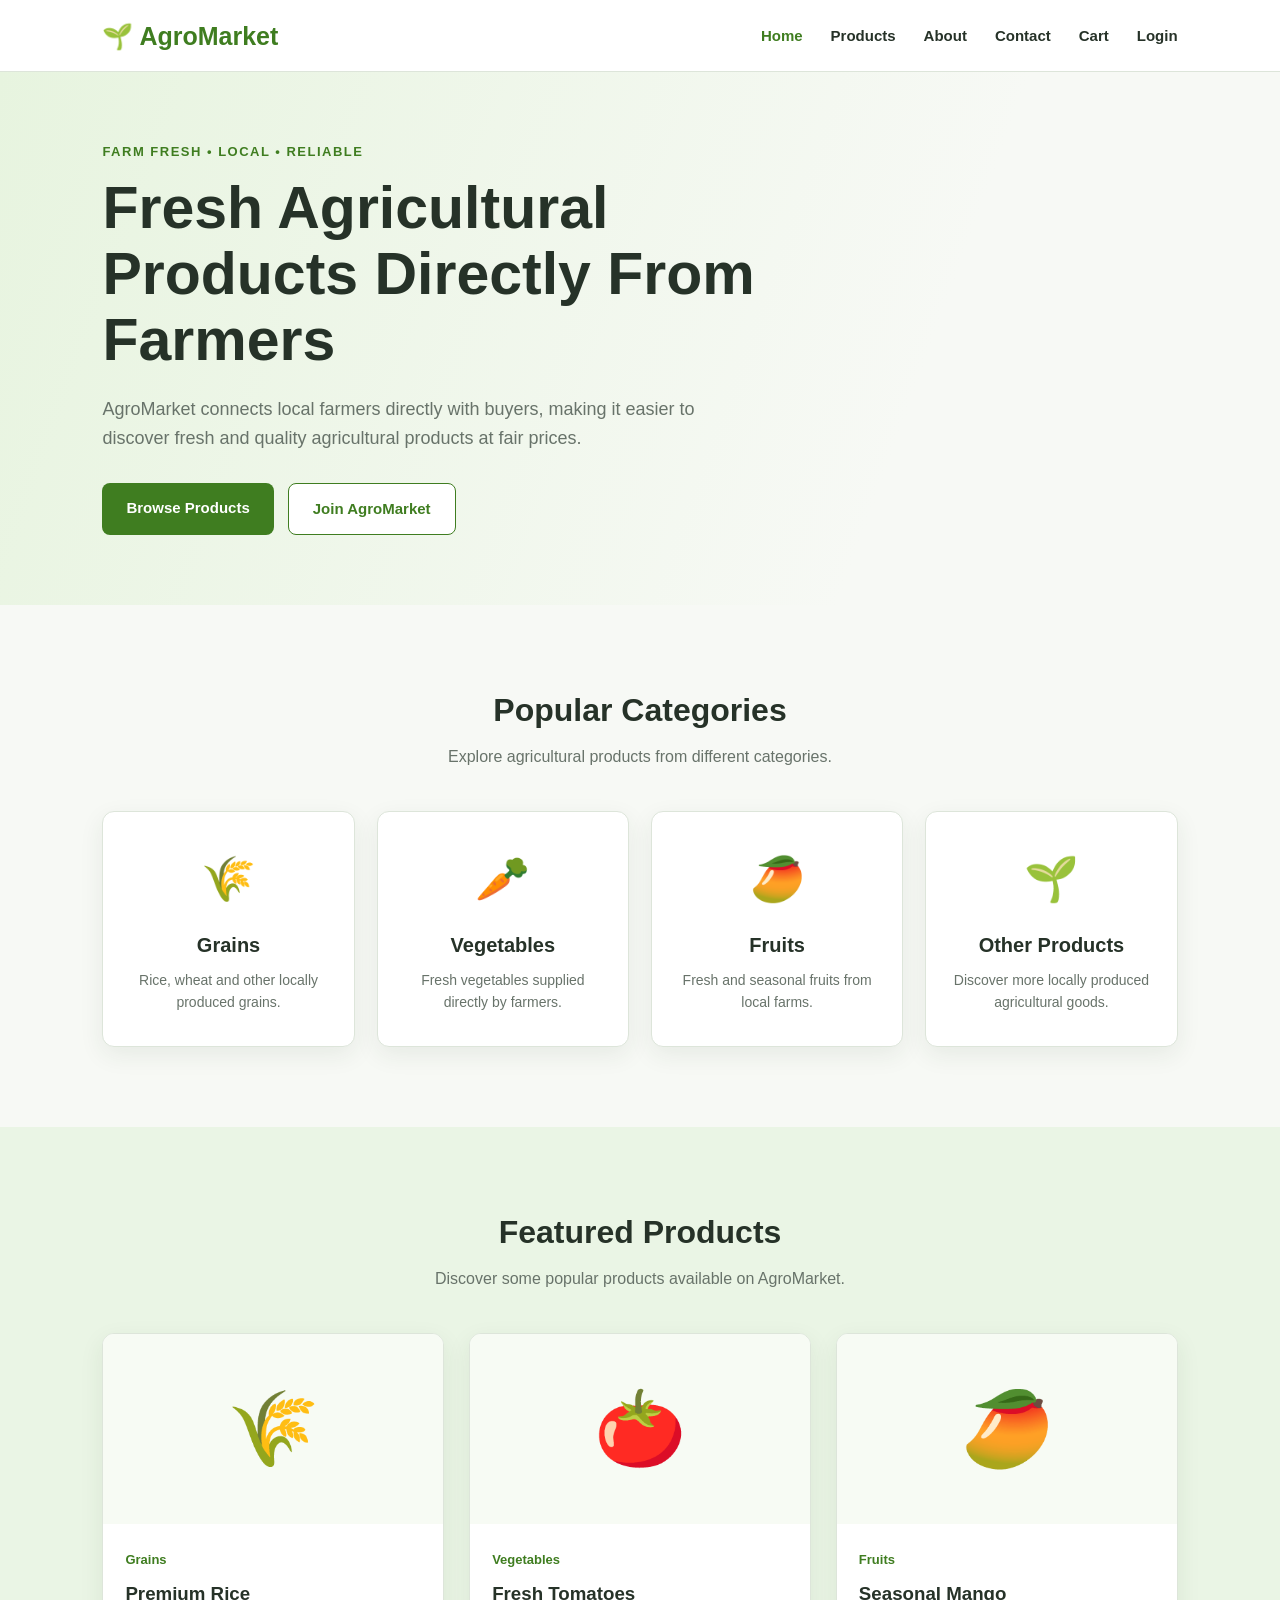
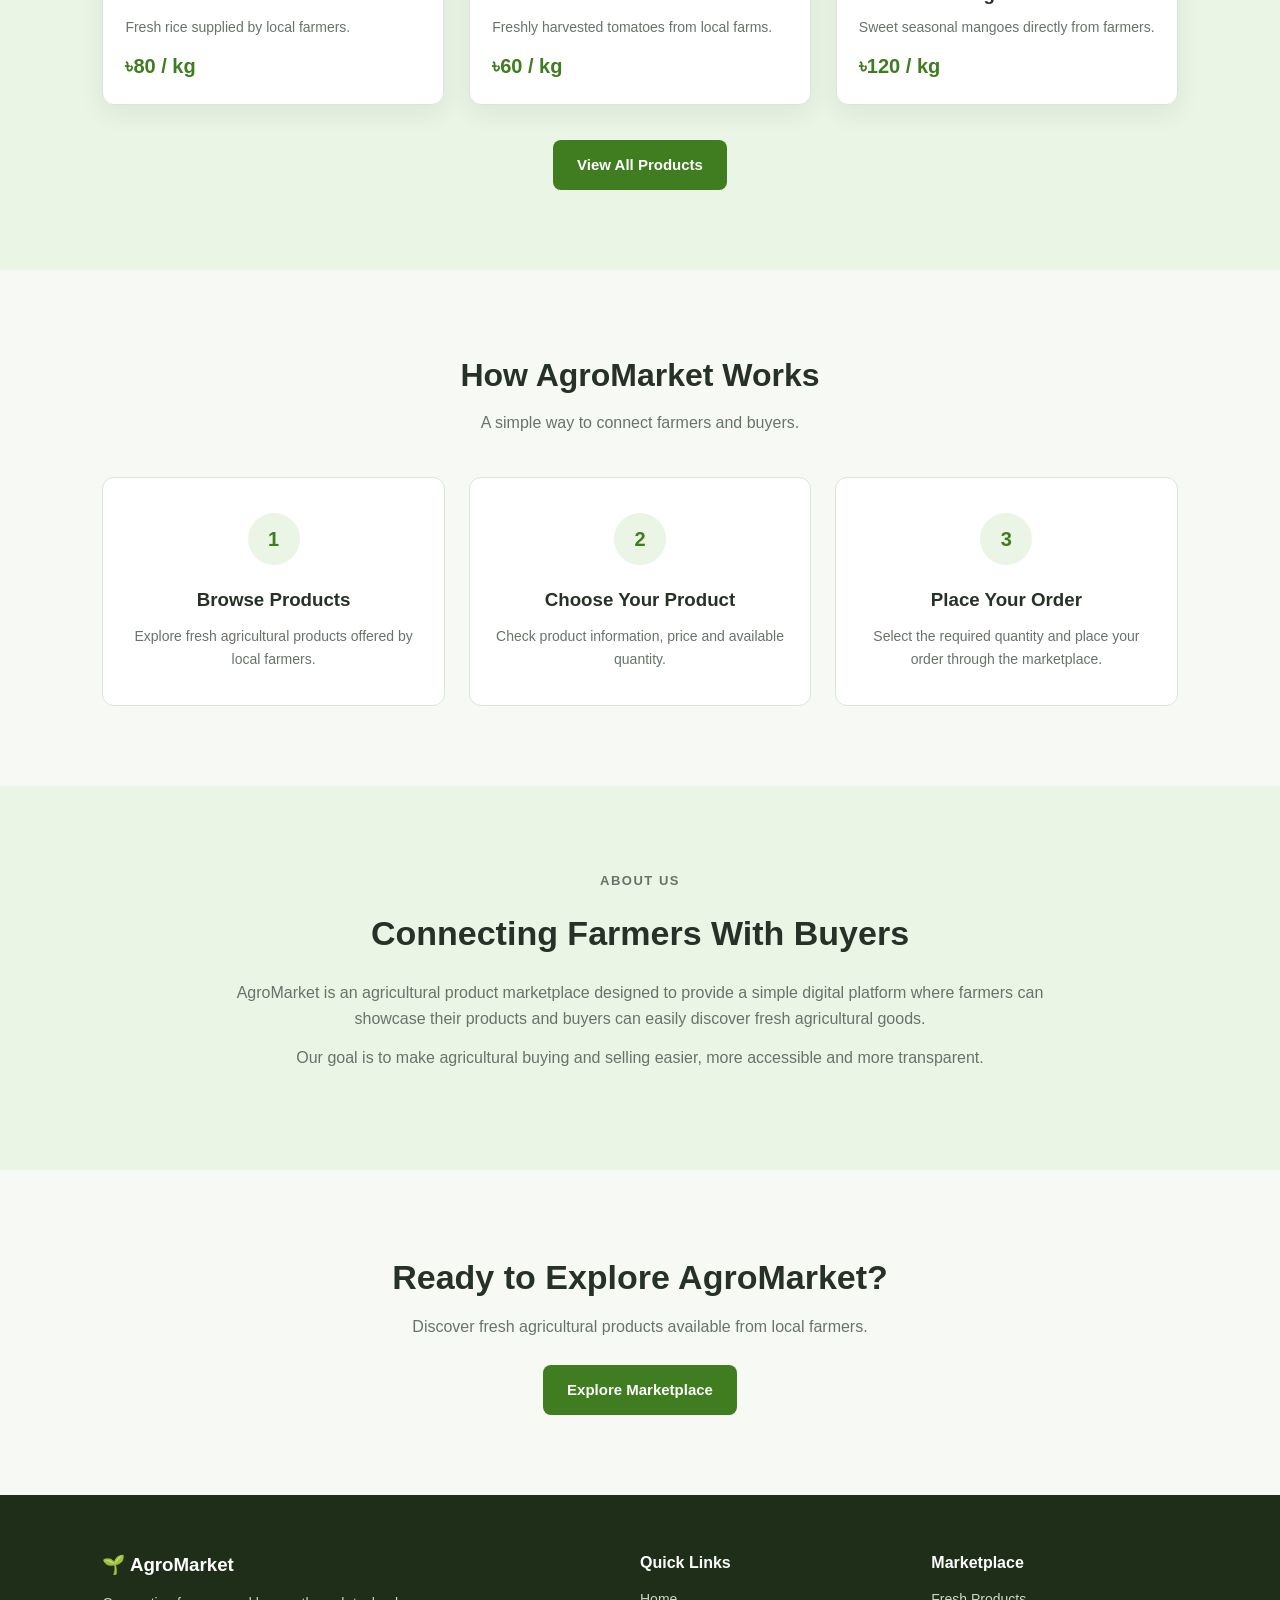
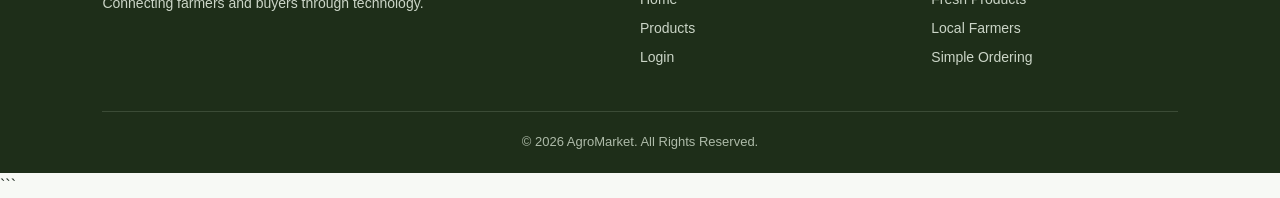
<file: frontend/index.html>
<!DOCTYPE html>

<html lang="en">

<head>
    <meta charset="UTF-8">
    <meta name="viewport" content="width=device-width, initial-scale=1.0">


<title>AgroMarket | Agricultural Product Marketplace</title>

<link rel="stylesheet" href="style.css">


</head>

<body>


<header>
    <nav class="navbar">

        <a href="index.html" class="logo">
            🌱 AgroMarket
        </a>

        <div class="nav-links">
            <a href="index.html" class="active">Home</a>
            <a href="products.html">Products</a>
            <a href="#about">About</a>
            <a href="#contact">Contact</a>
            <a href="cart.html">Cart</a>
            <a href="login.html">Login</a>
        </div>

    </nav>
</header>



<main>

    <section class="hero">

        <div class="hero-content">

            <p class="hero-label">
                FARM FRESH • LOCAL • RELIABLE
            </p>

            <h1>
                Fresh Agricultural Products
                Directly From Farmers
            </h1>

            <p class="hero-description">
                AgroMarket connects local farmers directly with buyers,
                making it easier to discover fresh and quality agricultural
                products at fair prices.
            </p>

            <div class="hero-buttons">

                <a href="products.html" class="btn">
                    Browse Products
                </a>

                <a href="register.html" class="btn btn-secondary">
                    Join AgroMarket
                </a>

            </div>

        </div>

    </section>


   
    <section class="categories">

        <div class="section-heading">
            <h2>Popular Categories</h2>

            <p>
                Explore agricultural products from different categories.
            </p>
        </div>


        <div class="category-container">

            <a href="products.html?category=Grains"
               class="category-card">

                <span class="category-icon">🌾</span>

                <h3>Grains</h3>

                <p>
                    Rice, wheat and other locally produced grains.
                </p>

            </a>


            <a href="products.html?category=Vegetables"
               class="category-card">

                <span class="category-icon">🥕</span>

                <h3>Vegetables</h3>

                <p>
                    Fresh vegetables supplied directly by farmers.
                </p>

            </a>


            <a href="products.html?category=Fruits"
               class="category-card">

                <span class="category-icon">🥭</span>

                <h3>Fruits</h3>

                <p>
                    Fresh and seasonal fruits from local farms.
                </p>

            </a>


            <a href="products.html?category=Other"
               class="category-card">

                <span class="category-icon">🌱</span>

                <h3>Other Products</h3>

                <p>
                    Discover more locally produced agricultural goods.
                </p>

            </a>

        </div>

    </section>


    
    <section class="featured-products">

        <div class="section-heading">

            <h2>Featured Products</h2>

            <p>
                Discover some popular products available on AgroMarket.
            </p>

        </div>


        <div class="featured-product-container">

            <article class="featured-product-card">

                <div class="featured-product-image">
                    🌾
                </div>

                <div class="featured-product-info">

                    <span class="product-category">
                        Grains
                    </span>

                    <h3>Premium Rice</h3>

                    <p>
                        Fresh rice supplied by local farmers.
                    </p>

                    <strong class="featured-price">
                        ৳80 / kg
                    </strong>

                </div>

            </article>


            <article class="featured-product-card">

                <div class="featured-product-image">
                    🍅
                </div>

                <div class="featured-product-info">

                    <span class="product-category">
                        Vegetables
                    </span>

                    <h3>Fresh Tomatoes</h3>

                    <p>
                        Freshly harvested tomatoes from local farms.
                    </p>

                    <strong class="featured-price">
                        ৳60 / kg
                    </strong>

                </div>

            </article>


            <article class="featured-product-card">

                <div class="featured-product-image">
                    🥭
                </div>

                <div class="featured-product-info">

                    <span class="product-category">
                        Fruits
                    </span>

                    <h3>Seasonal Mango</h3>

                    <p>
                        Sweet seasonal mangoes directly from farmers.
                    </p>

                    <strong class="featured-price">
                        ৳120 / kg
                    </strong>

                </div>

            </article>

        </div>


        <div class="center-button">

            <a href="products.html" class="btn">
                View All Products
            </a>

        </div>

    </section>


  
    <section class="how-it-works">

        <div class="section-heading">

            <h2>How AgroMarket Works</h2>

            <p>
                A simple way to connect farmers and buyers.
            </p>

        </div>


        <div class="steps-container">

            <article class="step-card">

                <div class="step-number">1</div>

                <h3>Browse Products</h3>

                <p>
                    Explore fresh agricultural products offered by
                    local farmers.
                </p>

            </article>


            <article class="step-card">

                <div class="step-number">2</div>

                <h3>Choose Your Product</h3>

                <p>
                    Check product information, price and available
                    quantity.
                </p>

            </article>


            <article class="step-card">

                <div class="step-number">3</div>

                <h3>Place Your Order</h3>

                <p>
                    Select the required quantity and place your order
                    through the marketplace.
                </p>

            </article>

        </div>

    </section>


    <section class="about-section" id="about">

        <div class="about-content">

            <p class="section-label">
                ABOUT US
            </p>

            <h2>
                Connecting Farmers With Buyers
            </h2>

            <p>
                AgroMarket is an agricultural product marketplace
                designed to provide a simple digital platform where
                farmers can showcase their products and buyers can
                easily discover fresh agricultural goods.
            </p>

            <p>
                Our goal is to make agricultural buying and selling
                easier, more accessible and more transparent.
            </p>

        </div>

    </section>


    <section class="cta-section">

        <h2>Ready to Explore AgroMarket?</h2>

        <p>
            Discover fresh agricultural products available from
            local farmers.
        </p>

        <a href="products.html" class="btn">
            Explore Marketplace
        </a>

    </section>

</main>



<footer id="contact">

    <div class="footer-content">

        <div>
            <h3>🌱 AgroMarket</h3>

            <p>
                Connecting farmers and buyers through technology.
            </p>
        </div>


        <div>
            <h4>Quick Links</h4>

            <a href="index.html">Home</a>
            <a href="products.html">Products</a>
            <a href="login.html">Login</a>
        </div>


        <div>
            <h4>Marketplace</h4>

            <p>Fresh Products</p>
            <p>Local Farmers</p>
            <p>Simple Ordering</p>
        </div>

    </div>


    <div class="footer-bottom">

        <p>
            © 2026 AgroMarket. All Rights Reserved.
        </p>

    </div>

</footer>


<script src="script.js"></script>
```

</body>

</html>
</file>
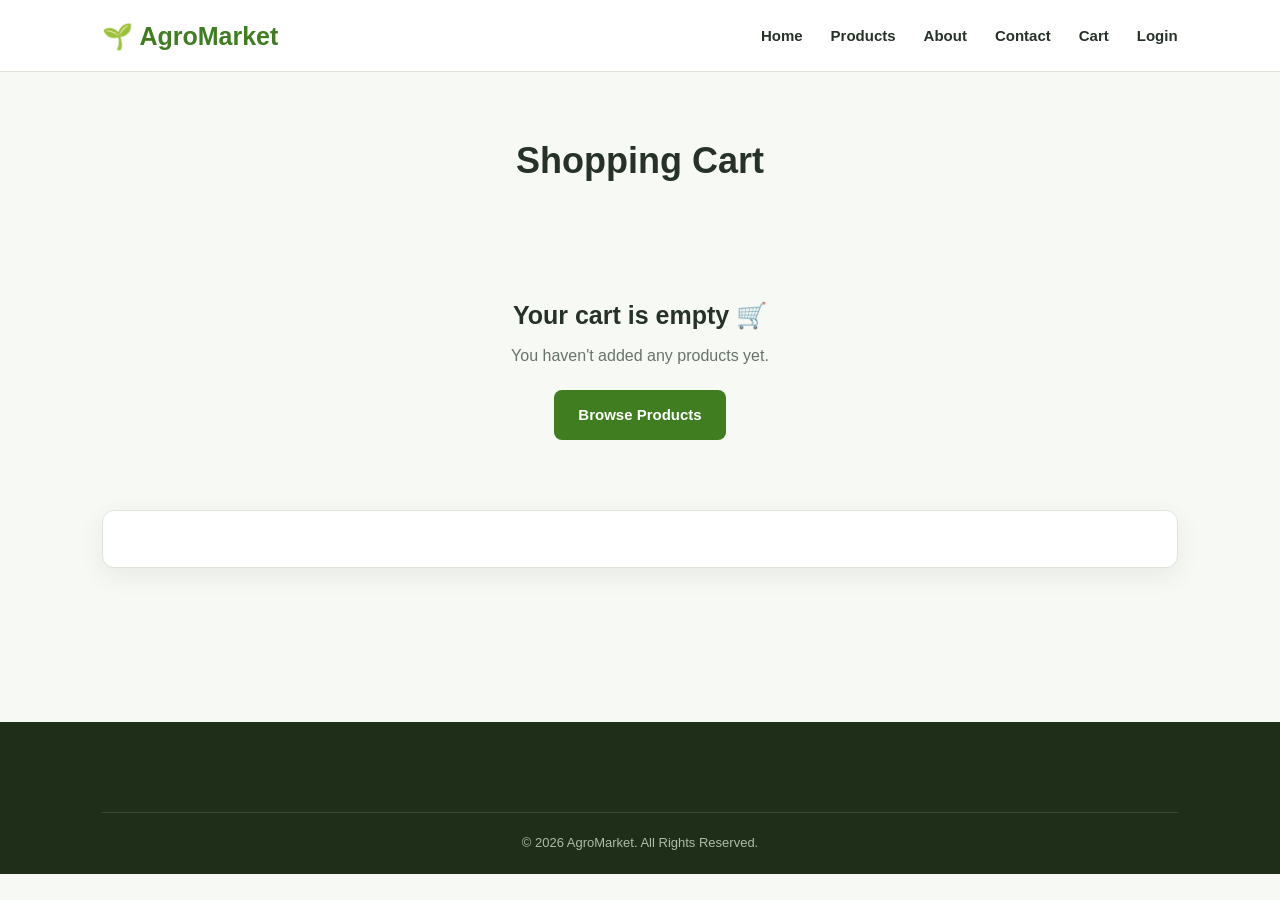
<file: frontend/cart.html>
<!DOCTYPE html>
<html lang="en">

<head>
    <meta charset="UTF-8">
    <meta name="viewport" content="width=device-width, initial-scale=1.0">

    <title>Shopping Cart | AgroMarket</title>

    <link rel="stylesheet" href="style.css">
</head>

<body>

    <header>

        <nav class="navbar">

            <a href="index.html" class="logo">
               🌱 AgroMarket
            </a>

            <div class="nav-links">

                <a href="index.html">
                    Home
                </a>

                <a href="products.html">
                    Products
                </a>

                <a href="about.html">
                    About
                </a>

                <a href="contact.html">
                    Contact
                </a>
                
                <a href="cart.html">
                    Cart
                </a>

                <a href="login.html">
                    Login
                </a>

            </div>

        </nav>

    </header>


    <main class="cart-section">

        <div class="cart-container">

            <h1>Shopping Cart</h1>

            <div id="cartItems">

                <!-- Cart items will be displayed by JavaScript -->

            </div>


            <div id="cartSummary" class="cart-summary">

                <!-- Cart summary will be displayed by JavaScript -->

            </div>

        </div>

    </main>


    <footer>

        <div class="footer-bottom">

            <p>
                © 2026 AgroMarket. All Rights Reserved.
            </p>

        </div>

    </footer>


    <script src="script.js"></script>

</body>

</html>
</file>
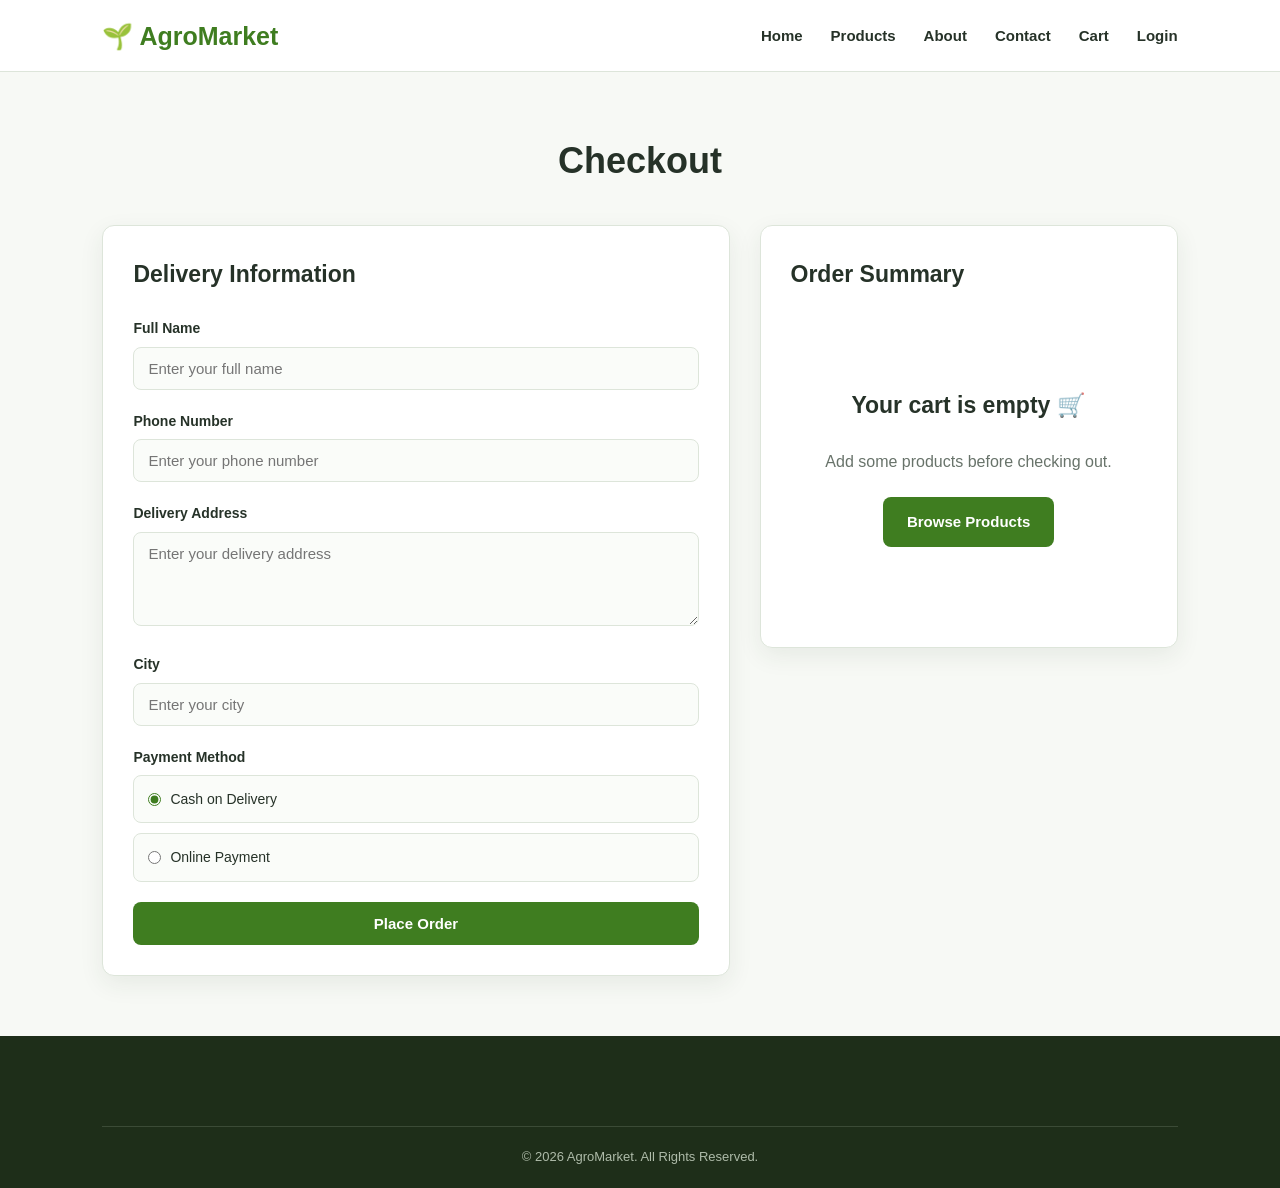
<file: frontend/checkout.html>
<!DOCTYPE html>
<html lang="en">

<head>
    <meta charset="UTF-8">
    <meta name="viewport" content="width=device-width, initial-scale=1.0">

    <title>Checkout | AgroMarket</title>

    <link rel="stylesheet" href="style.css">
</head>

<body>

    <header>

        <nav class="navbar">

            <a href="index.html" class="logo">
               🌱 AgroMarket
            </a>

            <div class="nav-links">

                <a href="index.html">
                    Home
                </a>

                <a href="products.html">
                    Products
                </a>

                <a href="about.html">
                    About
                </a>

                <a href="contact.html">
                    Contact
                </a>

                <a href="cart.html">
                    Cart
                </a>

                <a href="login.html">
                    Login
                </a>

            </div>

        </nav>

    </header>


    <main class="checkout-section">

        <div class="checkout-container">

            <h1>Checkout</h1>


            <div class="checkout-content">

                <!-- Delivery Information -->

                <div class="checkout-form">

                    <h2>Delivery Information</h2>

                    <form id="checkoutForm">

                        <div class="form-group">

                            <label for="customerName">
                                Full Name
                            </label>

                            <input
                                type="text"
                                id="customerName"
                                placeholder="Enter your full name"
                                required
                            >

                        </div>


                        <div class="form-group">

                            <label for="phone">
                                Phone Number
                            </label>

                            <input
                                type="tel"
                                id="phone"
                                placeholder="Enter your phone number"
                                required
                            >

                        </div>


                        <div class="form-group">

                            <label for="address">
                                Delivery Address
                            </label>

                            <textarea
                                id="address"
                                rows="4"
                                placeholder="Enter your delivery address"
                                required
                            ></textarea>

                        </div>


                        <div class="form-group">

                            <label for="city">
                                City
                            </label>

                            <input
                                type="text"
                                id="city"
                                placeholder="Enter your city"
                                required
                            >

                        </div>


                        <div class="form-group">

                            <label>
                                Payment Method
                            </label>

                            <div class="payment-options">

                                <label>
                                    <input
                                        type="radio"
                                        name="payment"
                                        value="Cash on Delivery"
                                        checked
                                    >
                                    Cash on Delivery
                                </label>

                                <label>
                                    <input
                                        type="radio"
                                        name="payment"
                                        value="Online Payment"
                                    >
                                    Online Payment
                                </label>

                            </div>

                        </div>


                        <button
                            type="submit"
                            class="btn"
                        >
                            Place Order
                        </button>

                    </form>

                </div>


                <!-- Order Summary -->

                <div class="checkout-summary">

                    <h2>Order Summary</h2>

                    <div id="checkoutItems">

                        <!-- Cart items will be displayed here -->

                    </div>

                    <div id="checkoutTotal">

                        <!-- Total will be displayed here -->

                    </div>

                </div>

            </div>

        </div>

    </main>


    <footer>

        <div class="footer-bottom">

            <p>
                © 2026 AgroMarket. All Rights Reserved.
            </p>

        </div>

    </footer>


    <script src="script.js"></script>

<script>
    displayCheckout();
</script>

</body>

</html>
</file>
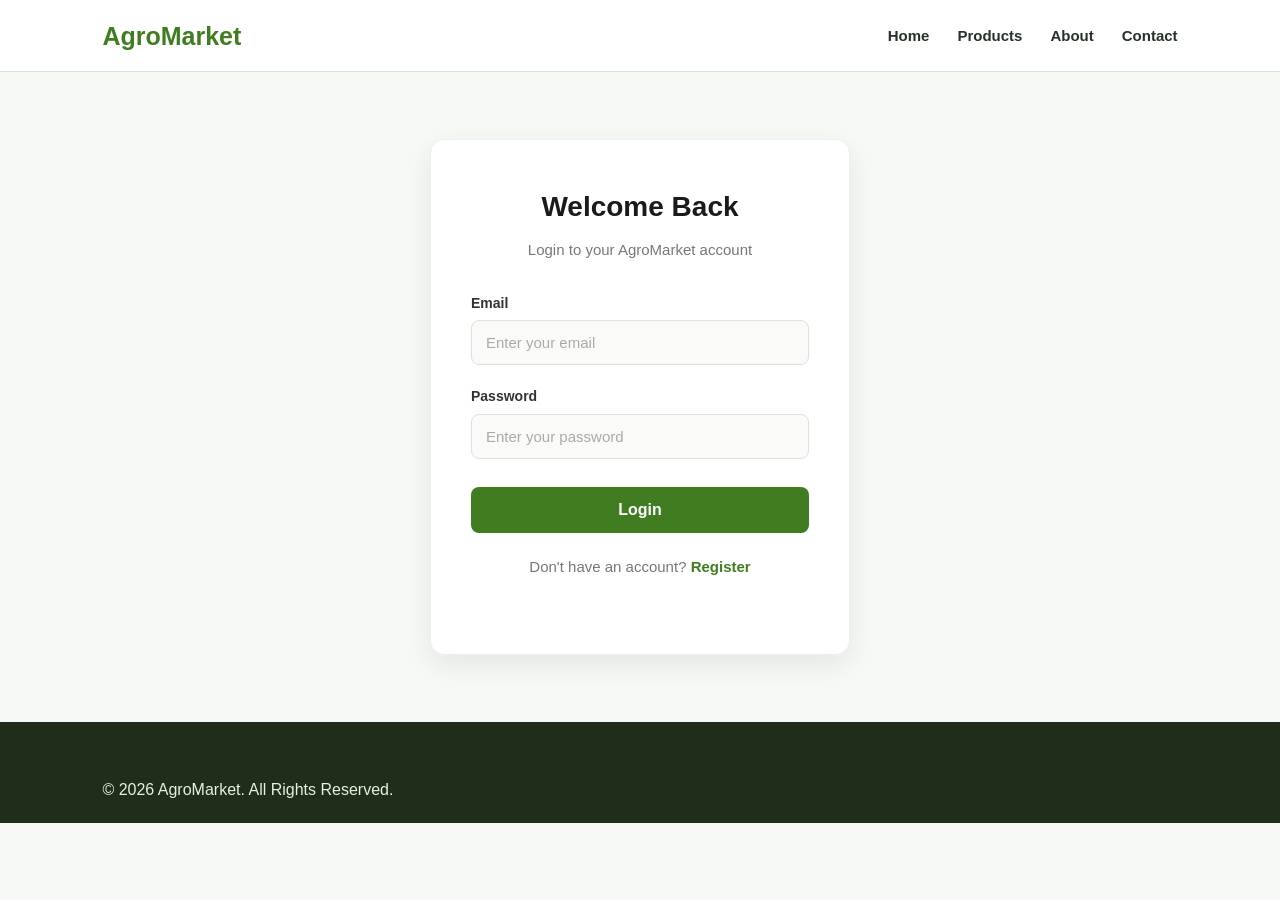
<file: frontend/dashboard.html>
<!DOCTYPE html>
<html lang="en">

<head>

    <meta charset="UTF-8">

    <meta
        name="viewport"
        content="width=device-width, initial-scale=1.0"
    >

    <title>Dashboard | AgroMarket</title>

    <link
        rel="stylesheet"
        href="style.css"
    >

</head>


<body>


    <!-- Navigation -->

    <header>

        <nav class="navbar">

            <a
                href="index.html"
                class="logo"
            >

                🌱 AgroMarket

            </a>


            <div class="nav-links">

                <a href="index.html">

                    Home

                </a>


                <a href="products.html">

                    Products

                </a>


                <a href="about.html">

                    About

                </a>


                <a href="contact.html">

                    Contact

                </a>


                <a href="cart.html">

                    Cart

                </a>


                <a
                    href="dashboard.html"
                    class="active"
                >

                    Dashboard

                </a>


                <a
                    href="#"
                    id="logoutBtn"
                    class="logout-link"
                >

                    Logout

                </a>

            </div>

        </nav>

    </header>



    <!-- Dashboard -->

    <main class="dashboard-section">


        <!-- Dashboard Header -->

        <section class="dashboard-hero">

            <div class="dashboard-welcome">

                <div>

                    <p class="dashboard-label">

                        AGROMARKET DASHBOARD

                    </p>


                    <h1 id="welcomeMessage">

                        Welcome Back!

                    </h1>


                    <p
                        id="userRole"
                        class="dashboard-subtitle"
                    >

                        Manage your AgroMarket account.

                    </p>

                </div>


                <div class="user-avatar">

                    <span id="userInitial">

                        U

                    </span>

                </div>

            </div>

        </section>



        <!-- Dashboard Content -->

        <section class="dashboard-content">


            <!-- Statistics -->

            <div class="dashboard-stats">


                <div class="stat-card">

                    <div class="stat-icon">

                        🛒

                    </div>


                    <div>

                        <p>

                            Cart Items

                        </p>


                        <h2 id="cartCount">

                            0

                        </h2>

                    </div>

                </div>



                <div class="stat-card">

                    <div class="stat-icon">

                        📦

                    </div>


                    <div>

                        <p>

                            Orders

                        </p>


                        <h2>

                            0

                        </h2>

                    </div>

                </div>



                <div class="stat-card">

                    <div class="stat-icon">

                        🌾

                    </div>


                    <div>

                        <p>

                            Products

                        </p>


                        <h2>

                            8

                        </h2>

                    </div>

                </div>



                <div class="stat-card">

                    <div class="stat-icon">

                        ⭐

                    </div>


                    <div>

                        <p>

                            Account Role

                        </p>


                        <h2
                            id="roleDisplay"
                            class="role-stat"
                        >

                            User

                        </h2>

                    </div>

                </div>


            </div>



            <!-- Dashboard Grid -->

            <div class="dashboard-grid">


                <!-- Quick Actions -->

                <section class="dashboard-panel quick-actions">

                    <div class="panel-header">

                        <div>

                            <p class="section-label">

                                QUICK ACCESS

                            </p>


                            <h2>

                                Quick Actions

                            </h2>

                        </div>

                    </div>



                    <div class="action-grid">


                        <a
                            href="products.html"
                            class="dashboard-action"
                        >

                            <span class="action-icon">

                                🛍️

                            </span>


                            <div>

                                <h3>

                                    Browse Products

                                </h3>


                                <p>

                                    Explore fresh products

                                </p>

                            </div>

                        </a>



                        <a
                            href="cart.html"
                            class="dashboard-action"
                        >

                            <span class="action-icon">

                                🛒

                            </span>


                            <div>

                                <h3>

                                    View Cart

                                </h3>


                                <p>

                                    Check your selected products

                                </p>

                            </div>

                        </a>



                        <a
                            href="index.html"
                            class="dashboard-action"
                        >

                            <span class="action-icon">

                                🌱

                            </span>


                            <div>

                                <h3>

                                    Home

                                </h3>


                                <p>

                                    Return to AgroMarket

                                </p>

                            </div>

                        </a>



                        <a
                            href="contact.html"
                            class="dashboard-action"
                        >

                            <span class="action-icon">

                                💬

                            </span>


                            <div>

                                <h3>

                                    Contact Us

                                </h3>


                                <p>

                                    Get help and support

                                </p>

                            </div>

                        </a>


                    </div>

                </section>



                <!-- Account Information -->

                <section class="dashboard-panel account-panel">


                    <p class="section-label">

                        MY ACCOUNT

                    </p>


                    <h2>

                        Account Information

                    </h2>



                    <div class="account-info">


                        <div class="account-row">

                            <span class="account-icon">

                                👤

                            </span>


                            <div>

                                <p>

                                    Full Name

                                </p>


                                <h3 id="accountName">

                                    User

                                </h3>

                            </div>

                        </div>



                        <div class="account-row">

                            <span class="account-icon">

                                ✉️

                            </span>


                            <div>

                                <p>

                                    Email Address

                                </p>


                                <h3 id="accountEmail">

                                    user@email.com

                                </h3>

                            </div>

                        </div>



                        <div class="account-row">

                            <span class="account-icon">

                                🏷️

                            </span>


                            <div>

                                <p>

                                    Account Type

                                </p>


                                <h3 id="accountRole">

                                    User

                                </h3>

                            </div>

                        </div>


                    </div>


                </section>


            </div>



            <!-- Recent Activity -->

            <section class="dashboard-panel activity-panel">


                <div class="panel-header">

                    <div>

                        <p class="section-label">

                            ACTIVITY

                        </p>


                        <h2>

                            Recent Activity

                        </h2>

                    </div>

                </div>



                <div
                    id="recentActivity"
                    class="activity-list"
                >


                    <div class="activity-item">

                        <div class="activity-icon">

                            👋

                        </div>


                        <div>

                            <h3>

                                Welcome to AgroMarket!

                            </h3>


                            <p>

                                Start exploring fresh agricultural products.

                            </p>

                        </div>

                    </div>



                    <div class="activity-item">

                        <div class="activity-icon">

                            🛍️

                        </div>


                        <div>

                            <h3>

                                Browse our marketplace

                            </h3>


                            <p>

                                Discover products directly from farmers.

                            </p>

                        </div>

                    </div>


                </div>


            </section>


        </section>


    </main>



    <!-- Footer -->

    <footer>

        <div class="footer-bottom">

            <p>

                © 2026 AgroMarket. All Rights Reserved.

            </p>

        </div>

    </footer>



    <script src="script.js"></script>


</body>

</html>
</file>
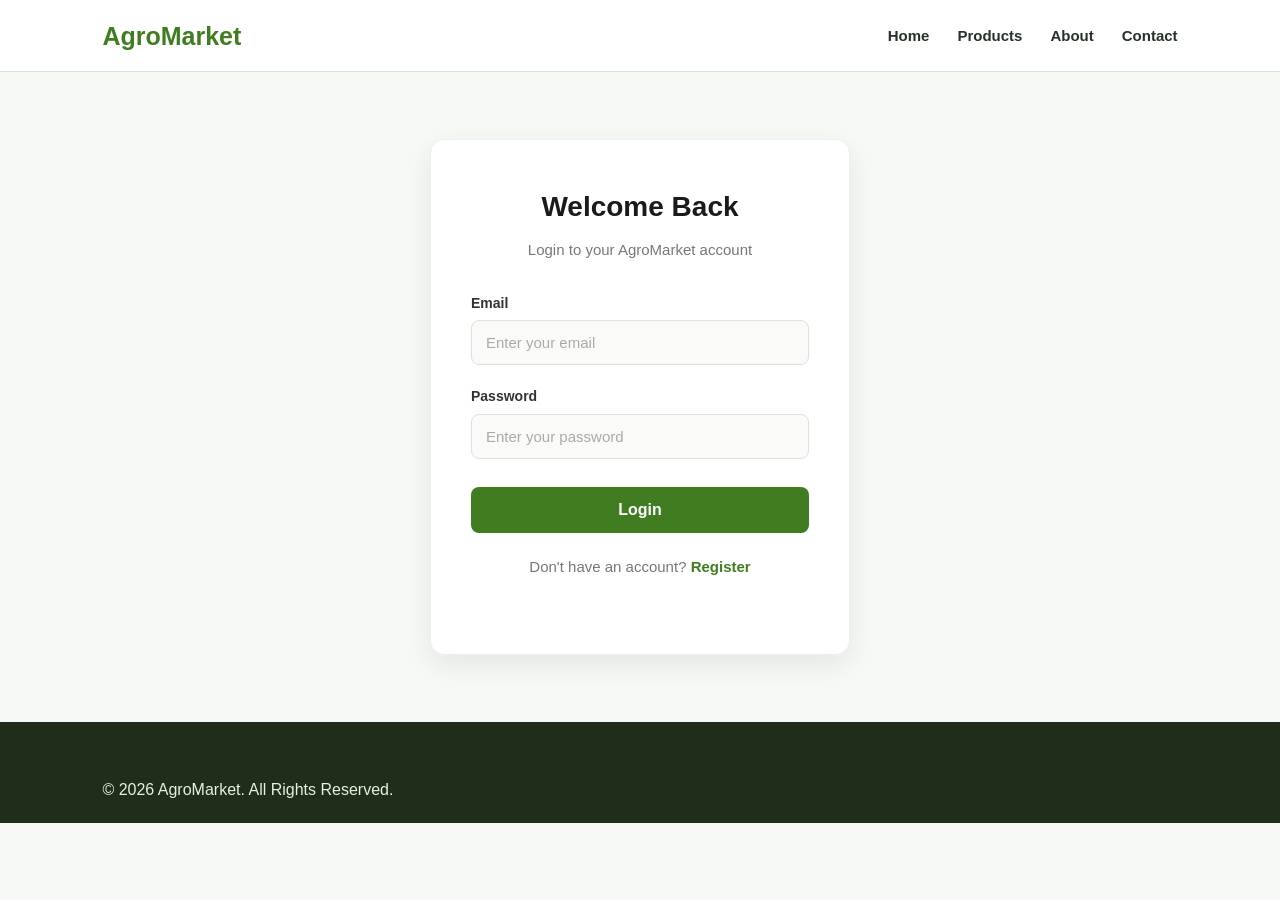
<file: frontend/login.html>
<!DOCTYPE html>
<html lang="en">
<head>
    <meta charset="UTF-8">
    <meta name="viewport" content="width=device-width, initial-scale=1.0">

    <title>Login - AgroMarket</title>

    <link rel="stylesheet" href="style.css">
</head>

<body>

    <!-- Navigation -->
    <header>
        <nav class="navbar">
            <div class="logo">
                AgroMarket
            </div>

            <div class="nav-links">
                <a href="index.html">Home</a>
                <a href="#">Products</a>
                <a href="#">About</a>
                <a href="#">Contact</a>
            </div>
        </nav>
    </header>


    <!-- Login Section -->
    <main class="auth-container">

        <div class="auth-box">

            <h1>Welcome Back</h1>

            <p>Login to your AgroMarket account</p>

            <form>

                <label for="email">Email</label>
                <input
                    type="email"
                    id="email"
                    placeholder="Enter your email"
                    required
                >

                <label for="password">Password</label>
                <input
                    type="password"
                    id="password"
                    placeholder="Enter your password"
                    required
                >

                <button type="submit">Login</button>

            </form>

            <p class="auth-link">
                Don't have an account?
                <a href="register.html">Register</a>
            </p>

        </div>

    </main>


    <!-- Footer -->
    <footer>
        <p>© 2026 AgroMarket. All Rights Reserved.</p>
    </footer>

    <script src="js/auth.js"></script>

</body>
</html>
</file>
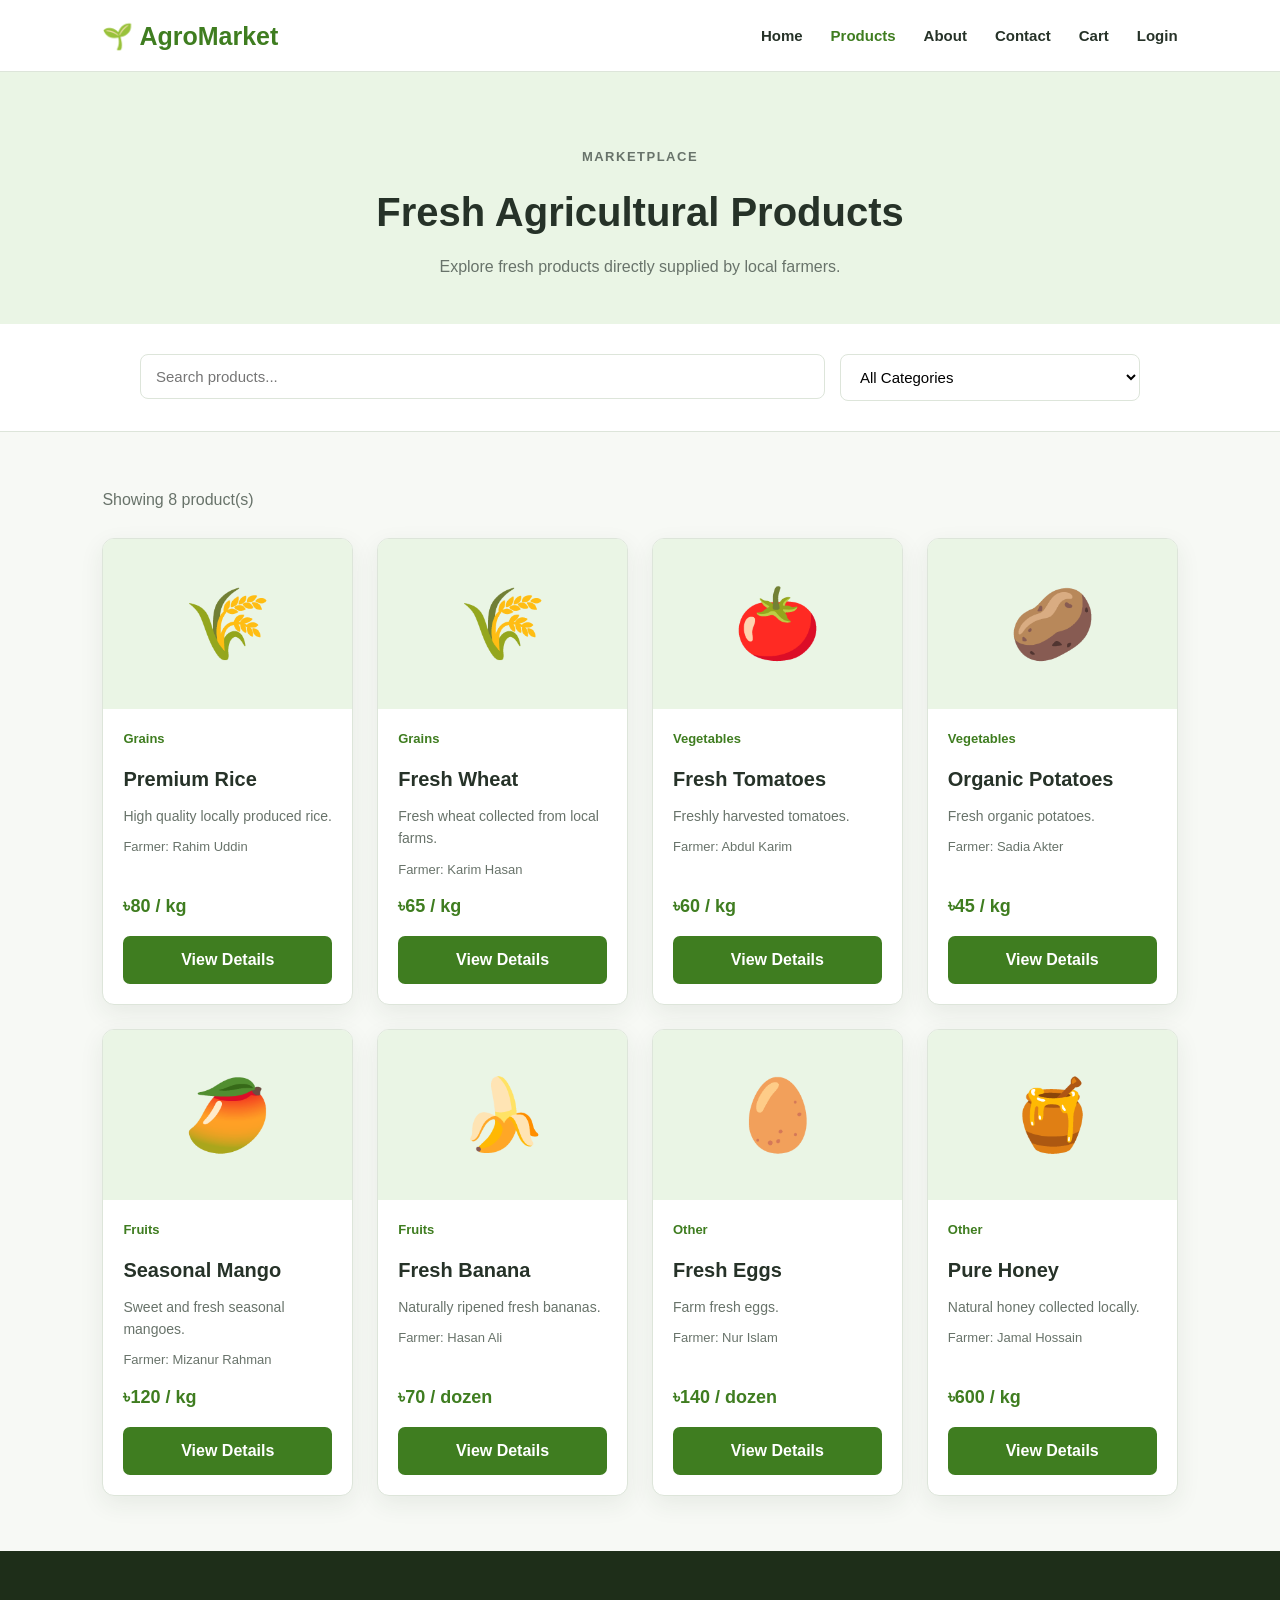
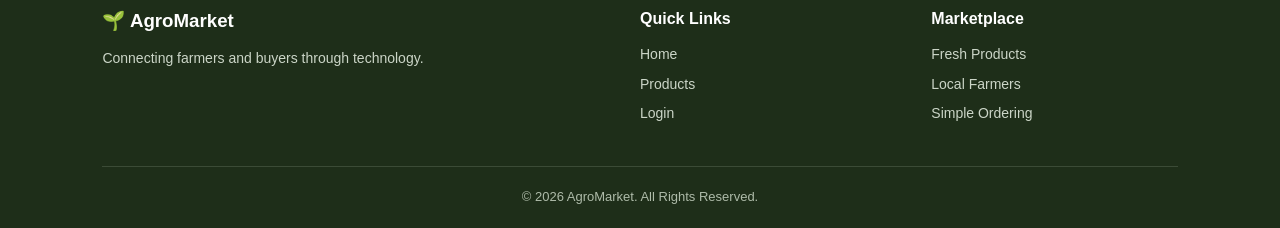
<file: frontend/products.html>
<!DOCTYPE html>

<html lang="en">

<head>
    <meta charset="UTF-8">
    <meta name="viewport" content="width=device-width, initial-scale=1.0">


<title>Products | AgroMarket</title>

<link rel="stylesheet" href="style.css">


</head>

<body>

<header>

    <nav class="navbar">

        <a href="index.html" class="logo">
            🌱 AgroMarket
        </a>

        <div class="nav-links">

            <a href="index.html">Home</a>
            <a href="products.html" class="active">Products</a>
            <a href="index.html#about">About</a>
            <a href="index.html#contact">Contact</a>
            <a href="cart.html">Cart</a>
            <a href="login.html">Login</a>

        </div>

    </nav>

</header>


<main>

    
    <section class="products-hero">

        <p class="section-label">
            MARKETPLACE
        </p>

        <h1>
            Fresh Agricultural Products
        </h1>

        <p>
            Explore fresh products directly supplied by local farmers.
        </p>

    </section>


   

    <section class="product-controls-section">

        <div class="product-controls">

            <div class="search-box">

                <input
                    type="text"
                    id="searchInput"
                    placeholder="Search products..."
                >

            </div>


            <select id="categoryFilter">

                <option value="all">
                    All Categories
                </option>

                <option value="Grains">
                    Grains
                </option>

                <option value="Vegetables">
                    Vegetables
                </option>

                <option value="Fruits">
                    Fruits
                </option>

                <option value="Other">
                    Other Products
                </option>

            </select>

        </div>

    </section>



    <section class="products-section">

        <div class="products-summary">

            <p id="productCount">
                Showing products
            </p>

        </div>


        <div
            class="product-container"
            id="productContainer"
        >

          

        </div>


        <div
            id="noProducts"
            class="no-products hidden"
        >

            <div class="no-products-icon">
                🌱
            </div>

            <h2>
                No products found
            </h2>

            <p>
                Try searching for something else.
            </p>

        </div>

    </section>

</main>




<footer>

    <div class="footer-content">

        <div>

            <h3>
                🌱 AgroMarket
            </h3>

            <p>
                Connecting farmers and buyers through technology.
            </p>

        </div>


        <div>

            <h4>
                Quick Links
            </h4>

            <a href="index.html">
                Home
            </a>

            <a href="products.html">
                Products
            </a>

            <a href="login.html">
                Login
            </a>

        </div>


        <div>

            <h4>
                Marketplace
            </h4>

            <p>
                Fresh Products
            </p>

            <p>
                Local Farmers
            </p>

            <p>
                Simple Ordering
            </p>

        </div>

    </div>


    <div class="footer-bottom">

        <p>
            © 2026 AgroMarket. All Rights Reserved.
        </p>

    </div>

</footer>


<script src="script.js"></script>

</body>

</html>
</file>
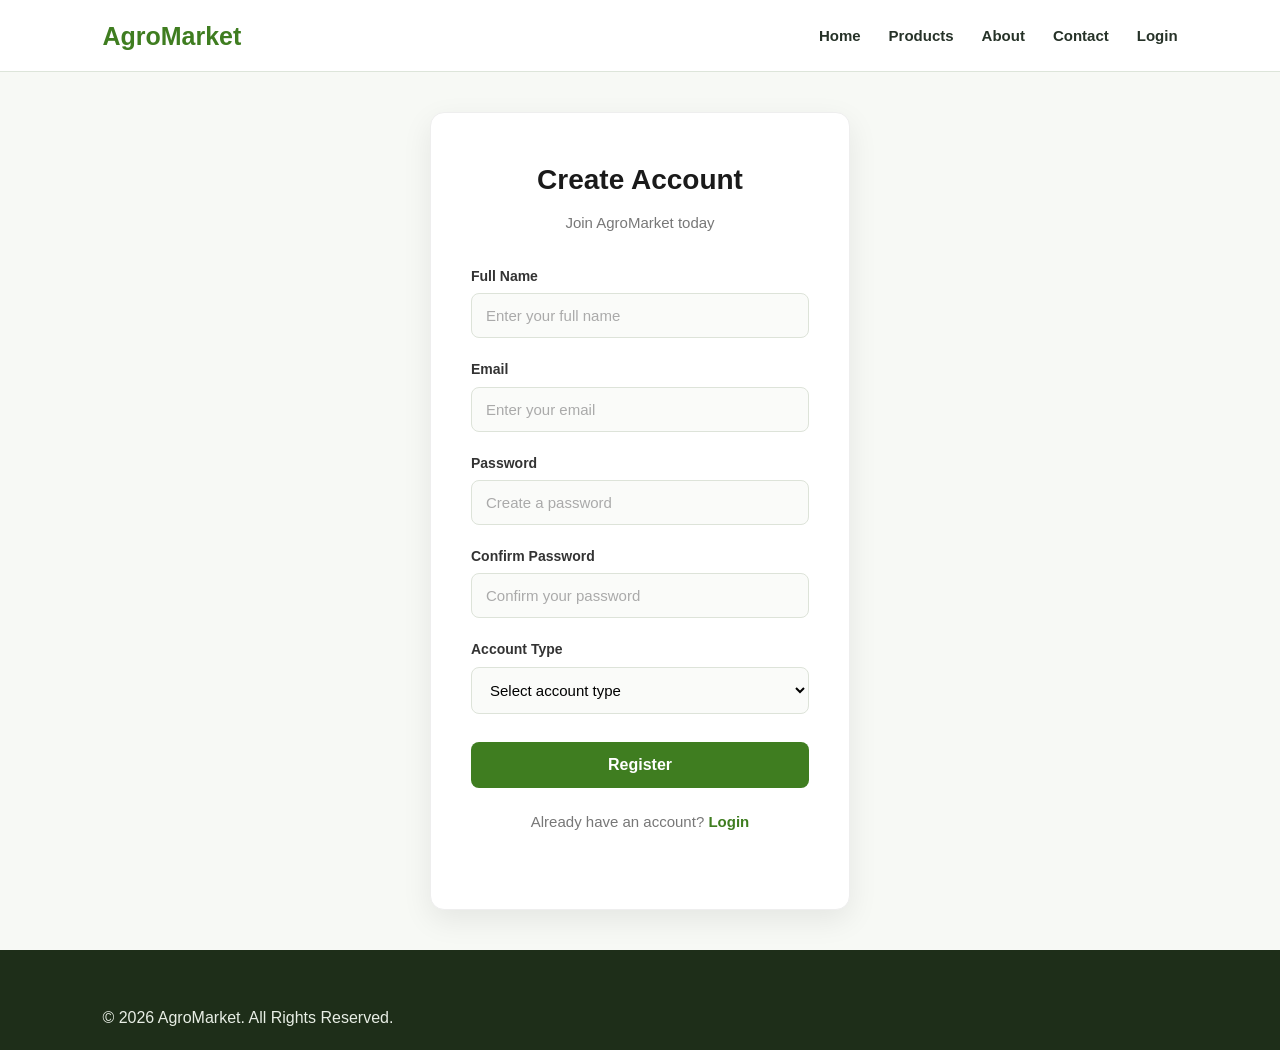
<file: frontend/register.html>
<!DOCTYPE html>
<html lang="en">
<head>
    <meta charset="UTF-8">
    <meta name="viewport" content="width=device-width, initial-scale=1.0">

    <title>Register - AgroMarket</title>

    <link rel="stylesheet" href="style.css">
</head>

<body>

    <!-- Navigation -->
    <header>
        <nav class="navbar">
            <div class="logo">
                AgroMarket
            </div>

            <div class="nav-links">
                <a href="index.html">Home</a>
                <a href="#">Products</a>
                <a href="#">About</a>
                <a href="#">Contact</a>
                <a href="login.html">Login</a>
            </div>
        </nav>
    </header>


    <!-- Registration Section -->
    <main class="auth-container">

        <div class="auth-box">

            <h1>Create Account</h1>

            <p>Join AgroMarket today</p>

            <form>

                <label for="name">Full Name</label>
                <input
                    type="text"
                    id="name"
                    placeholder="Enter your full name"
                    required
                >

                <label for="email">Email</label>
                <input
                    type="email"
                    id="email"
                    placeholder="Enter your email"
                    required
                >

                <label for="password">Password</label>
                <input
                    type="password"
                    id="password"
                    placeholder="Create a password"
                    required
                >

                <label for="confirm-password">Confirm Password</label>
                <input
                    type="password"
                    id="confirm-password"
                    placeholder="Confirm your password"
                    required
                >

                <label for="role">Account Type</label>
                <select id="role" required>
                    <option value="">Select account type</option>
                    <option value="farmer">Farmer</option>
                    <option value="buyer">Buyer</option>
                </select>

                <button type="submit">Register</button>

            </form>

            <p class="auth-link">
                Already have an account?
                <a href="login.html">Login</a>
            </p>

        </div>

    </main>


    <!-- Footer -->
    <footer>
        <p>© 2026 AgroMarket. All Rights Reserved.</p>
    </footer>
    <script src="js/auth.js"></script>

</body>
</html>
</file>
<file: frontend/style.css>
:root {
    --primary: #3f7d20;
    --primary-dark: #2b5a14;
    --primary-light: #eaf5e5;
    --background: #f7f9f5;
    --surface: #ffffff;
    --text: #263228;
    --text-light: #68736a;
    --border: #dde5da;
    --shadow: 0 8px 25px rgba(40, 70, 35, 0.08);
    --radius: 12px;
}

* {
    margin: 0;
    padding: 0;
    box-sizing: border-box;
}

html {
    scroll-behavior: smooth;
}

body {
    font-family: Arial, Helvetica, sans-serif;
    background-color: var(--background);
    color: var(--text);
    line-height: 1.6;
}

a {
    color: inherit;
    text-decoration: none;
}

/* =========================
   BUTTONS
========================= */

.btn {
    display: inline-block;
    padding: 13px 24px;
    border-radius: 8px;
    background-color: var(--primary);
    color: white;
    font-size: 15px;
    font-weight: 600;
    cursor: pointer;
    transition: 0.25s;
}

.btn:hover {
    background-color: var(--primary-dark);
    transform: translateY(-2px);
}

.btn-secondary {
    background-color: white;
    color: var(--primary);
    border: 1px solid var(--primary);
}

.btn-secondary:hover {
    background-color: var(--primary-light);
    color: var(--primary-dark);
}

/* =========================
   NAVBAR
========================= */

.navbar {
    min-height: 72px;
    display: flex;
    justify-content: space-between;
    align-items: center;
    padding: 0 8%;
    background-color: var(--surface);
    border-bottom: 1px solid var(--border);
    position: sticky;
    top: 0;
    z-index: 100;
}

.logo {
    color: var(--primary);
    font-size: 25px;
    font-weight: 700;
}

.nav-links {
    display: flex;
    align-items: center;
    gap: 28px;
}

.nav-links a {
    font-size: 15px;
    font-weight: 600;
    transition: 0.2s;
}

.nav-links a:hover,
.nav-links a.active {
    color: var(--primary);
}

/* =========================
   HOMEPAGE HERO
========================= */

.hero {
    min-height: 530px;
    display: flex;
    align-items: center;
    padding: 70px 8%;
    background:
        linear-gradient(
            110deg,
            #e7f4df 0%,
            #f7f9f5 70%
        );
}

.hero-content {
    max-width: 720px;
}

.hero-label,
.section-label {
    margin-bottom: 12px;
    color: var(--primary);
    font-size: 13px;
    font-weight: bold;
    letter-spacing: 1.5px;
}

.hero h1 {
    max-width: 700px;
    margin-bottom: 22px;
    font-size: clamp(40px, 5vw, 59px);
    line-height: 1.12;
}

.hero-description {
    max-width: 630px;
    margin-bottom: 30px;
    color: var(--text-light);
    font-size: 18px;
}

.hero-buttons {
    display: flex;
    flex-wrap: wrap;
    gap: 14px;
}

/* =========================
   GENERAL SECTION HEADING
========================= */

.section-heading {
    max-width: 700px;
    margin: 0 auto 42px;
    text-align: center;
}

.section-heading h2 {
    margin-bottom: 8px;
    font-size: 32px;
}

.section-heading p {
    color: var(--text-light);
}

/* =========================
   CATEGORIES
========================= */

.categories {
    padding: 80px 8%;
}

.category-container {
    display: grid;
    grid-template-columns: repeat(4, 1fr);
    gap: 22px;
}

.category-card {
    padding: 32px 22px;
    text-align: center;
    background-color: var(--surface);
    border: 1px solid var(--border);
    border-radius: var(--radius);
    box-shadow: var(--shadow);
    transition: 0.25s;
}

.category-card:hover {
    border-color: #b7d5a7;
    transform: translateY(-5px);
}

.category-icon {
    display: block;
    margin-bottom: 14px;
    font-size: 44px;
}

.category-card h3 {
    margin-bottom: 8px;
    font-size: 20px;
}

.category-card p {
    color: var(--text-light);
    font-size: 14px;
}

/* =========================
   FEATURED PRODUCTS
========================= */

.featured-products {
    padding: 80px 8%;
    background-color: var(--primary-light);
}

.featured-product-container {
    display: grid;
    grid-template-columns: repeat(3, 1fr);
    gap: 25px;
}

.featured-product-card {
    overflow: hidden;
    background-color: var(--surface);
    border: 1px solid var(--border);
    border-radius: var(--radius);
    box-shadow: var(--shadow);
    transition: 0.25s;
}

.featured-product-card:hover {
    transform: translateY(-5px);
}

.featured-product-image {
    height: 190px;
    display: flex;
    justify-content: center;
    align-items: center;
    background-color: #f7fbf4;
    font-size: 74px;
}

.featured-product-info {
    padding: 22px;
}

.product-category {
    display: inline-block;
    margin-bottom: 8px;
    color: var(--primary);
    font-size: 13px;
    font-weight: bold;
}

.featured-product-info h3 {
    margin-bottom: 7px;
}

.featured-product-info p {
    margin-bottom: 12px;
    color: var(--text-light);
    font-size: 14px;
}

.featured-price {
    display: block;
    color: var(--primary);
    font-size: 20px;
}

.center-button {
    margin-top: 35px;
    text-align: center;
}

/* =========================
   HOW IT WORKS
========================= */

.how-it-works {
    padding: 80px 8%;
}

.steps-container {
    display: grid;
    grid-template-columns: repeat(3, 1fr);
    gap: 24px;
}

.step-card {
    padding: 35px 25px;
    text-align: center;
    background-color: var(--surface);
    border: 1px solid var(--border);
    border-radius: var(--radius);
}

.step-number {
    width: 52px;
    height: 52px;
    margin: 0 auto 20px;
    display: flex;
    justify-content: center;
    align-items: center;
    border-radius: 50%;
    background-color: var(--primary-light);
    color: var(--primary);
    font-size: 20px;
    font-weight: bold;
}

.step-card h3 {
    margin-bottom: 10px;
}

.step-card p {
    color: var(--text-light);
    font-size: 14px;
}

/* =========================
   ABOUT SECTION
========================= */

.about-section {
    padding: 85px 8%;
    background-color: var(--primary-light);
}

.about-content {
    max-width: 820px;
    margin: auto;
    text-align: center;
}

.about-content h2 {
    margin-bottom: 20px;
    font-size: 34px;
}

.about-content p {
    margin-bottom: 14px;
    color: var(--text-light);
}

/* =========================
   CTA SECTION
========================= */

.cta-section {
    padding: 80px 8%;
    text-align: center;
}

.cta-section h2 {
    margin-bottom: 10px;
    font-size: 34px;
}

.cta-section p {
    margin-bottom: 25px;
    color: var(--text-light);
}

/* =========================
   AUTHENTICATION PAGES
========================= */

.auth-container {
    min-height: 650px;
    display: flex;
    justify-content: center;
    align-items: center;
    padding: 40px 20px;
    background-color: var(--background);
}

.auth-box {
    width: 100%;
    max-width: 420px;
    background-color: var(--surface);
    padding: 45px 40px;
    border-radius: 14px;
    box-shadow: 0 10px 30px rgba(0, 0, 0, 0.08);
    border: 1px solid #eeeeee;
}

.auth-box h1 {
    text-align: center;
    margin-bottom: 8px;
    font-size: 28px;
    color: #1a1a1a;
}

.auth-box > p {
    text-align: center;
    margin-bottom: 30px;
    color: #777777;
    font-size: 15px;
}

.auth-box form {
    display: flex;
    flex-direction: column;
}

.auth-box label {
    margin-bottom: 6px;
    font-weight: 600;
    font-size: 14px;
    color: #333333;
}

.auth-box input,
.auth-box select {
    padding: 13px 14px;
    margin-bottom: 20px;
    border: 1.5px solid #dde3d9;
    border-radius: 8px;
    font-size: 15px;
    background-color: #fafbf9;
    transition: border-color 0.2s ease, box-shadow 0.2s ease;
}

.auth-box input:focus,
.auth-box select:focus {
    outline: none;
    border-color: var(--primary);
    box-shadow: 0 0 0 3px rgba(76, 175, 80, 0.15);
    background-color: white;
}

.auth-box input::placeholder {
    color: #aaaaaa;
}

.auth-box button {
    width: 100%;
    margin-top: 8px;
    padding: 14px;
    background-color: var(--primary);
    color: white;
    font-weight: 600;
    font-size: 16px;
    border-radius: 8px;
    border: none;
    cursor: pointer;
    transition: background-color 0.2s ease, transform 0.1s ease;
}

.auth-box button:hover {
    background-color: var(--primary-dark);
}

.auth-box button:active {
    transform: scale(0.98);
}

.auth-link {
    margin-top: 22px;
    text-align: center;
    font-size: 14px;
    color: #555555;
}

.auth-link a {
    text-decoration: none;
    font-weight: 700;
    color: var(--primary);
}

.auth-link a:hover {
    text-decoration: underline;
}

/* =========================
   PRODUCTS PAGE
========================= */

.products-hero {
    padding: 75px 8% 45px;
    text-align: center;
    background-color: var(--primary-light);
}

.products-hero h1 {
    margin-bottom: 10px;
    font-size: 40px;
}

.products-hero p {
    color: var(--text-light);
}

/* Product Controls */

.product-controls-section {
    padding: 30px 8%;
    background-color: white;
    border-bottom: 1px solid var(--border);
}

.product-controls {
    max-width: 1000px;
    margin: auto;

    display: grid;
    grid-template-columns: 1fr 300px;
    gap: 15px;
}

.product-controls input,
.product-controls select {
    width: 100%;
    min-width: 0;

    padding: 13px 15px;

    border: 1px solid var(--border);
    border-radius: 8px;

    background-color: white;

    font-size: 15px;

    outline: none;
}

.product-controls input:focus,
.product-controls select:focus {
    border-color: var(--primary);
}

/* Products */

.products-section {
    min-height: 600px;
    padding: 55px 8%;
}

.products-summary {
    margin-bottom: 25px;
    color: var(--text-light);
}

.product-container {
    display: grid;
    grid-template-columns: repeat(4, 1fr);
    gap: 24px;
}

.product-card {
    overflow: hidden;
    display: flex;
    flex-direction: column;
    background-color: var(--surface);
    border: 1px solid var(--border);
    border-radius: var(--radius);
    box-shadow: var(--shadow);
    transition: 0.25s;
}

.product-card:hover {
    transform: translateY(-5px);
}

.product-image {
    height: 170px;
    display: flex;
    justify-content: center;
    align-items: center;
    background-color: var(--primary-light);
    font-size: 70px;
}

.product-info {
    flex: 1;
    display: flex;
    flex-direction: column;
    padding: 20px;
}

.product-info h2 {
    margin: 5px 0 10px;
    font-size: 20px;
}

.product-description {
    margin-bottom: 10px;
    color: var(--text-light);
    font-size: 14px;
}

.farmer-name {
    margin-bottom: 12px;
    color: var(--text-light);
    font-size: 13px;
}

.price {
    margin-top: auto;
    color: var(--primary);
    font-size: 18px;
    font-weight: bold;
}

.product-button {
    display: block;
    margin-top: 15px;
    padding: 11px;
    text-align: center;
    border-radius: 7px;
    background-color: var(--primary);
    color: white;
    font-weight: 600;
    transition: 0.2s;
}

.product-button:hover {
    background-color: var(--primary-dark);
}

/* No Products */

.no-products {
    padding: 60px 20px;
    text-align: center;
}

.no-products-icon {
    margin-bottom: 10px;
    font-size: 55px;
}

.no-products p {
    color: var(--text-light);
}

.hidden {
    display: none;
}

/* =========================
   PRODUCT DETAILS PAGE
========================= */

.product-details-section {
    min-height: 650px;
    padding: 60px 8%;
}

.product-details-card {
    max-width: 1000px;
    margin: auto;
    display: grid;
    grid-template-columns: 1fr 1.2fr;
    gap: 50px;
    padding: 45px;
    background-color: var(--surface);
    border: 1px solid var(--border);
    border-radius: var(--radius);
    box-shadow: var(--shadow);
}

.product-details-image {
    min-height: 320px;
    display: flex;
    justify-content: center;
    align-items: center;
    border-radius: var(--radius);
    background-color: var(--primary-light);
    font-size: 150px;
}

.product-details-info {
    display: flex;
    flex-direction: column;
    justify-content: center;
}

.product-details-info .product-category {
    margin-bottom: 10px;
}

.product-details-info h1 {
    margin-bottom: 15px;
    font-size: 36px;
}

.product-details-info .product-description {
    margin-bottom: 18px;
    font-size: 16px;
    line-height: 1.7;
}

.product-details-info .farmer-name {
    margin-bottom: 12px;
    font-size: 15px;
}

.product-details-info .price {
    margin: 0 0 25px;
    font-size: 24px;
}

.product-details-actions {
    display: flex;
    flex-wrap: wrap;
    gap: 12px;
}

/* =========================
   CART PAGE
========================= */

.cart-section {
    min-height: 650px;
    padding: 60px 8%;
}

.cart-container {
    max-width: 1100px;
    margin: auto;
}

.cart-container > h1 {
    margin-bottom: 35px;
    text-align: center;
    font-size: 36px;
}

/* Cart Layout */

.cart-content {
    display: grid;
    grid-template-columns: 1fr 320px;
    gap: 30px;
    align-items: start;
}

/* Cart Items */

.cart-items {
    overflow: hidden;
    background-color: var(--surface);
    border: 1px solid var(--border);
    border-radius: var(--radius);
    box-shadow: var(--shadow);
}

.cart-item {
    display: grid;
    grid-template-columns: 90px 1fr auto;
    gap: 20px;
    align-items: center;
    padding: 22px;
    border-bottom: 1px solid var(--border);
}

.cart-item:last-child {
    border-bottom: none;
}

.cart-item-image {
    width: 90px;
    height: 90px;
    display: flex;
    justify-content: center;
    align-items: center;
    border-radius: 10px;
    background-color: var(--primary-light);
    font-size: 50px;
}

.cart-item-info h2 {
    margin-bottom: 5px;
    font-size: 19px;
}

.cart-item-info p {
    margin-bottom: 5px;
    color: var(--text-light);
    font-size: 14px;
}

.cart-item-price {
    color: var(--primary);
    font-weight: bold;
}

/* Quantity Controls */

.quantity-controls {
    display: flex;
    align-items: center;
    gap: 10px;
    margin-top: 12px;
}

.quantity-controls button {
    width: 30px;
    height: 30px;

    display: flex;
    justify-content: center;
    align-items: center;

    border: 1px solid var(--border);
    border-radius: 6px;

    background-color: white;
    color: var(--primary);

    font-size: 18px;
    font-weight: bold;

    cursor: pointer;
    transition: 0.2s;
}

.quantity-controls button:hover {
    background-color: var(--primary-light);
    border-color: var(--primary);
}

.quantity-controls span {
    min-width: 25px;
    text-align: center;
    font-weight: bold;
}

/* Cart Item Actions */

.cart-item-actions {
    text-align: right;
}

.cart-item-total {
    margin-bottom: 10px;
    color: var(--primary);
    font-size: 18px;
    font-weight: bold;
}

.remove-btn {
    padding: 6px 10px;

    border: none;
    border-radius: 6px;

    background-color: #fff1f1;
    color: #c0392b;

    font-size: 13px;
    cursor: pointer;

    transition: 0.2s;
}

.remove-btn:hover {
    background-color: #ffe0e0;
}

/* Cart Summary */

.cart-summary {
    position: sticky;
    top: 95px;

    padding: 28px;

    background-color: var(--surface);
    border: 1px solid var(--border);
    border-radius: var(--radius);
    box-shadow: var(--shadow);
}

.cart-summary h2 {
    margin-bottom: 20px;
    font-size: 23px;
}

.cart-summary-total {
    display: flex;
    justify-content: space-between;
    align-items: center;

    margin-bottom: 25px;
    padding: 18px 0;

    border-top: 1px solid var(--border);
    border-bottom: 1px solid var(--border);

    font-size: 17px;
    font-weight: bold;
}

.cart-summary-total span:last-child {
    color: var(--primary);
    font-size: 23px;
}

.cart-summary .btn {
    display: block;
    width: 100%;
    margin-bottom: 10px;
    text-align: center;
}

.cart-summary .btn:last-child {
    margin-bottom: 0;
}

/* Empty Cart */

.empty-cart {
    padding: 70px 20px;
    text-align: center;
}

.empty-cart-icon {
    margin-bottom: 15px;
    font-size: 60px;
}

.empty-cart h2 {
    margin-bottom: 8px;
    font-size: 25px;
}

.empty-cart p {
    margin-bottom: 22px;
    color: var(--text-light);
}


/* =========================
   CART RESPONSIVE
========================= */

@media (max-width: 850px) {

    .cart-content {
        grid-template-columns: 1fr;
    }

    .cart-summary {
        position: static;
    }

}

@media (max-width: 600px) {

    .cart-section {
        padding: 40px 5%;
    }

    .cart-container > h1 {
        font-size: 30px;
        margin-bottom: 25px;
    }

    .cart-item {
        grid-template-columns: 65px 1fr;
        gap: 15px;
        padding: 18px;
    }

    .cart-item-image {
        width: 65px;
        height: 65px;
        font-size: 38px;
    }

    .cart-item-info h2 {
        font-size: 17px;
    }

    .cart-item-actions {
        grid-column: 2;
        text-align: left;
    }

    .cart-item-total {
        display: inline-block;
        margin-right: 12px;
    }

    .cart-summary {
        padding: 22px;
    }

}

/* =========================
   CHECKOUT PAGE
========================= */

.checkout-section {
    min-height: 650px;
    padding: 60px 8%;
}

.checkout-container {
    max-width: 1100px;
    margin: auto;
}

.checkout-container > h1 {
    margin-bottom: 35px;
    text-align: center;
    font-size: 36px;
}

.checkout-content {
    display: grid;
    grid-template-columns: 1.2fr 0.8fr;
    gap: 30px;
    align-items: start;
}

/* Checkout Form */

.checkout-form,
.checkout-summary {
    padding: 30px;
    background-color: var(--surface);
    border: 1px solid var(--border);
    border-radius: var(--radius);
    box-shadow: var(--shadow);
}

.checkout-form h2,
.checkout-summary h2 {
    margin-bottom: 25px;
    font-size: 23px;
}

/* Form Groups */

.form-group {
    margin-bottom: 20px;
}

.form-group label {
    display: block;
    margin-bottom: 7px;
    font-size: 14px;
    font-weight: 600;
}

.form-group input,
.form-group textarea {
    width: 100%;
    padding: 12px 14px;
    border: 1px solid var(--border);
    border-radius: 8px;
    background-color: #fafcf9;
    color: var(--text);
    font-family: inherit;
    font-size: 15px;
    transition: 0.2s;
}

.form-group input:focus,
.form-group textarea:focus {
    outline: none;
    border-color: var(--primary);
    box-shadow: 0 0 0 3px rgba(63, 125, 32, 0.12);
    background-color: white;
}

.form-group textarea {
    resize: vertical;
}

/* Payment Options */

.payment-options {
    display: flex;
    flex-direction: column;
    gap: 10px;
}

.payment-options label {
    display: flex;
    align-items: center;
    gap: 9px;
    margin: 0;
    padding: 12px 14px;
    border: 1px solid var(--border);
    border-radius: 8px;
    background-color: #fafcf9;
    cursor: pointer;
    font-weight: 500;
    transition: 0.2s;
}

.payment-options label:hover {
    border-color: var(--primary);
    background-color: var(--primary-light);
}

.payment-options input {
    width: auto;
    margin: 0;
    accent-color: var(--primary);
}

/* Place Order Button */

.checkout-form .btn {
    width: 100%;
    border: none;
    text-align: center;
}

/* Order Summary */

.checkout-summary {
    position: sticky;
    top: 95px;
}

.checkout-item {
    display: grid;
    grid-template-columns: 55px 1fr auto;
    gap: 12px;
    align-items: center;
    padding: 15px 0;
    border-bottom: 1px solid var(--border);
}

.checkout-item-image {
    width: 55px;
    height: 55px;
    display: flex;
    justify-content: center;
    align-items: center;
    border-radius: 8px;
    background-color: var(--primary-light);
    font-size: 30px;
}

.checkout-item-info h3 {
    margin-bottom: 3px;
    font-size: 15px;
}

.checkout-item-info p {
    color: var(--text-light);
    font-size: 13px;
}

.checkout-item-total {
    color: var(--primary);
    font-size: 15px;
    font-weight: bold;
    white-space: nowrap;
}

.checkout-total {
    display: flex;
    justify-content: space-between;
    align-items: center;
    margin-top: 20px;
    padding-top: 18px;
    border-top: 2px solid var(--border);
    font-size: 18px;
    font-weight: bold;
}

.checkout-total span:last-child {
    color: var(--primary);
    font-size: 22px;
}


/* =========================
   CHECKOUT RESPONSIVE
========================= */

@media (max-width: 800px) {

    .checkout-content {
        grid-template-columns: 1fr;
    }

    .checkout-summary {
        position: static;
    }

}

@media (max-width: 550px) {

    .checkout-section {
        padding: 40px 5%;
    }

    .checkout-container > h1 {
        font-size: 30px;
        margin-bottom: 25px;
    }

    .checkout-form,
    .checkout-summary {
        padding: 22px;
    }

    .checkout-item {
        grid-template-columns: 45px 1fr auto;
        gap: 9px;
    }

    .checkout-item-image {
        width: 45px;
        height: 45px;
        font-size: 25px;
    }

}
/* =========================
   ORDER CONFIRMATION
========================= */

.confirmation-section {
    min-height: 650px;
    display: flex;
    justify-content: center;
    align-items: center;
    padding: 60px 8%;
}

.confirmation-container {
    width: 100%;
    max-width: 650px;
    padding: 45px;
    text-align: center;
    background-color: var(--surface);
    border: 1px solid var(--border);
    border-radius: var(--radius);
    box-shadow: var(--shadow);
}

.confirmation-icon {
    width: 75px;
    height: 75px;
    margin: 0 auto 20px;
    display: flex;
    justify-content: center;
    align-items: center;
    border-radius: 50%;
    background-color: var(--primary-light);
    font-size: 40px;
}

.confirmation-container h1 {
    margin-bottom: 10px;
    color: var(--primary-dark);
    font-size: 32px;
}

.confirmation-message {
    margin-bottom: 30px;
    color: var(--text-light);
    font-size: 16px;
}

.order-details {
    margin-bottom: 30px;
    padding: 22px;
    text-align: left;
    background-color: #fafcf9;
    border: 1px solid var(--border);
    border-radius: 10px;
}

.order-detail {
    display: flex;
    justify-content: space-between;
    gap: 20px;
    padding: 11px 0;
    border-bottom: 1px solid var(--border);
}

.order-detail:last-child {
    border-bottom: none;
}

.order-detail span:first-child {
    color: var(--text-light);
    font-size: 14px;
}

.order-detail span:last-child {
    font-weight: 600;
    text-align: right;
}

.order-total {
    color: var(--primary);
    font-size: 20px;
    font-weight: bold;
}

.confirmation-actions {
    display: flex;
    justify-content: center;
    gap: 12px;
    flex-wrap: wrap;
}

.confirmation-actions .btn {
    text-align: center;
}


/* =========================
   CONFIRMATION RESPONSIVE
========================= */

@media (max-width: 550px) {

    .confirmation-section {
        padding: 40px 5%;
    }

    .confirmation-container {
        padding: 30px 22px;
    }

    .confirmation-container h1 {
        font-size: 27px;
    }

    .order-detail {
        flex-direction: column;
        gap: 3px;
    }

    .order-detail span:last-child {
        text-align: left;
    }

    .confirmation-actions {
        flex-direction: column;
    }

    .confirmation-actions .btn {
        width: 100%;
    }

}
/* =========================
   FOOTER
========================= */

footer {
    padding: 55px 8% 20px;
    background-color: #1e2e19;
    color: #e8eee5;
}

.footer-content {
    display: grid;
    grid-template-columns: 2fr 1fr 1fr;
    gap: 45px;
    max-width: 1200px;
    margin: auto;
}

.footer-content h3,
.footer-content h4 {
    margin-bottom: 12px;
    color: white;
}

.footer-content p,
.footer-content a {
    display: block;
    margin-bottom: 7px;
    color: #cbd5c7;
    font-size: 14px;
}

.footer-content a:hover {
    color: white;
}

.footer-bottom {
    max-width: 1200px;
    margin: 35px auto 0;
    padding-top: 20px;
    text-align: center;
    border-top: 1px solid #3b4b36;
    color: #aebba9;
    font-size: 13px;
}

/* =========================
   RESPONSIVE DESIGN
========================= */

@media (max-width: 1100px) {

    .product-container {
        grid-template-columns: repeat(3, 1fr);
    }

}

@media (max-width: 950px) {

    .category-container {
        grid-template-columns: repeat(2, 1fr);
    }

    .featured-product-container {
        grid-template-columns: repeat(2, 1fr);
    }

    .footer-content {
        grid-template-columns: 1fr 1fr;
    }

    .product-details-card {
        grid-template-columns: 1fr;
        gap: 30px;
    }

}

@media (max-width: 850px) {

    .product-container {
        grid-template-columns: repeat(2, 1fr);
    }

}

@media (max-width: 700px) {

    .navbar {
        flex-direction: column;
        padding: 18px;
        gap: 15px;
    }

    .nav-links {
        flex-wrap: wrap;
        justify-content: center;
        gap: 15px;
    }

    .hero {
        min-height: auto;
        padding: 70px 7%;
    }

    .steps-container {
        grid-template-columns: 1fr;
    }

    .footer-content {
        grid-template-columns: 1fr;
    }

}

@media (max-width: 650px) {

    .product-controls {
         grid-template-columns: 1fr;
    }

    .product-container {
        grid-template-columns: 1fr;
    }

    .products-hero h1 {
        font-size: 32px;
    }

    .product-details-section {
        padding: 40px 5%;
    }

    .product-details-card {
        padding: 25px;
    }

    .product-details-image {
        min-height: 240px;
        font-size: 110px;
    }

}

@media (max-width: 550px) {

    .category-container,
    .featured-product-container {
        grid-template-columns: 1fr;
    }

    .hero-buttons {
        flex-direction: column;
    }

    .hero-buttons .btn {
        text-align: center;
    }

    .hero h1 {
        font-size: 40px;
    }

    .auth-box {
        padding: 35px 25px;
    }

}
/* =========================
   DASHBOARD PAGE
========================= */

.dashboard-section {
    min-height: 700px;
    background-color: var(--background);
}


/* Dashboard Hero */

.dashboard-hero {
    padding: 55px 8%;
    background:
        linear-gradient(
            110deg,
            #e7f4df,
            #f7f9f5
        );
    border-bottom: 1px solid var(--border);
}

.dashboard-welcome {
    max-width: 1200px;
    margin: auto;

    display: flex;
    justify-content: space-between;
    align-items: center;

    gap: 30px;
}

.dashboard-label {
    margin-bottom: 8px;

    color: var(--primary);

    font-size: 13px;
    font-weight: bold;

    letter-spacing: 1.5px;
}

.dashboard-welcome h1 {
    margin-bottom: 8px;

    font-size: 42px;
}

.dashboard-subtitle {
    color: var(--text-light);

    font-size: 17px;
}


/* User Avatar */

.user-avatar {
    width: 80px;
    height: 80px;

    display: flex;
    justify-content: center;
    align-items: center;

    border-radius: 50%;

    background-color: var(--primary);

    color: white;

    font-size: 30px;
    font-weight: bold;

    box-shadow: var(--shadow);
}


/* Dashboard Content */

.dashboard-content {
    max-width: 1360px;

    margin: auto;

    padding: 55px 8%;
}


/* Statistics */

.dashboard-stats {
    display: grid;

    grid-template-columns:
        repeat(4, 1fr);

    gap: 22px;

    margin-bottom: 30px;
}


.stat-card {
    display: flex;
    align-items: center;

    gap: 15px;

    padding: 22px;

    background-color: var(--surface);

    border: 1px solid var(--border);

    border-radius: var(--radius);

    box-shadow: var(--shadow);

    transition: 0.25s;
}

.stat-card:hover {
    transform: translateY(-4px);
}


.stat-icon {
    width: 52px;
    height: 52px;

    display: flex;
    justify-content: center;
    align-items: center;

    flex-shrink: 0;

    border-radius: 12px;

    background-color: var(--primary-light);

    font-size: 26px;
}


.stat-card p {
    margin-bottom: 2px;

    color: var(--text-light);

    font-size: 13px;
}


.stat-card h2 {
    color: var(--text);

    font-size: 25px;
}


.role-stat {
    text-transform: capitalize;

    color: var(--primary) !important;

    font-size: 20px !important;
}


/* Dashboard Grid */

.dashboard-grid {
    display: grid;

    grid-template-columns:
        1.4fr 0.8fr;

    gap: 30px;

    margin-bottom: 30px;
}


/* Panels */

.dashboard-panel {
    padding: 30px;

    background-color: var(--surface);

    border: 1px solid var(--border);

    border-radius: var(--radius);

    box-shadow: var(--shadow);
}


.dashboard-panel h2 {
    margin-bottom: 25px;

    font-size: 25px;
}


.panel-header {
    display: flex;
    justify-content: space-between;
    align-items: center;
}


/* Quick Actions */

.action-grid {
    display: grid;

    grid-template-columns:
        repeat(2, 1fr);

    gap: 16px;
}


.dashboard-action {
    display: flex;
    align-items: center;

    gap: 15px;

    padding: 18px;

    border: 1px solid var(--border);

    border-radius: 10px;

    background-color: #fbfcfa;

    transition: 0.25s;
}


.dashboard-action:hover {
    border-color: var(--primary);

    background-color: var(--primary-light);

    transform: translateY(-3px);
}


.action-icon {
    width: 46px;
    height: 46px;

    display: flex;
    justify-content: center;
    align-items: center;

    flex-shrink: 0;

    border-radius: 10px;

    background-color: var(--primary-light);

    font-size: 23px;
}


.dashboard-action h3 {
    margin-bottom: 3px;

    font-size: 15px;
}


.dashboard-action p {
    color: var(--text-light);

    font-size: 12px;
}


/* Account Information */

.account-info {
    display: flex;
    flex-direction: column;

    gap: 22px;
}


.account-row {
    display: flex;
    align-items: center;

    gap: 14px;

    padding-bottom: 18px;

    border-bottom: 1px solid var(--border);
}


.account-row:last-child {
    padding-bottom: 0;

    border-bottom: none;
}


.account-icon {
    width: 42px;
    height: 42px;

    display: flex;
    justify-content: center;
    align-items: center;

    border-radius: 50%;

    background-color: var(--primary-light);

    font-size: 20px;
}


.account-row p {
    margin-bottom: 2px;

    color: var(--text-light);

    font-size: 12px;
}


.account-row h3 {
    font-size: 15px;

    word-break: break-word;
}


/* Recent Activity */

.activity-panel {
    margin-bottom: 20px;
}


.activity-list {
    display: flex;
    flex-direction: column;

    gap: 16px;
}


.activity-item {
    display: flex;
    align-items: center;

    gap: 15px;

    padding: 17px;

    border: 1px solid var(--border);

    border-radius: 10px;

    background-color: #fbfcfa;
}


.activity-icon {
    width: 45px;
    height: 45px;

    display: flex;
    justify-content: center;
    align-items: center;

    flex-shrink: 0;

    border-radius: 50%;

    background-color: var(--primary-light);

    font-size: 21px;
}


.activity-item h3 {
    margin-bottom: 3px;

    font-size: 15px;
}


.activity-item p {
    color: var(--text-light);

    font-size: 13px;
}


/* Logout */

.logout-link {
    color: #c0392b !important;
}


.logout-link:hover {
    color: #962d22 !important;
}


/* =========================
   DASHBOARD RESPONSIVE
========================= */

@media (max-width: 1050px) {

    .dashboard-stats {
        grid-template-columns:
            repeat(2, 1fr);
    }


    .dashboard-grid {
        grid-template-columns:
            1fr;
    }

}


@media (max-width: 700px) {

    .dashboard-welcome {
        flex-direction: column;

        align-items: flex-start;
    }


    .dashboard-content {
        padding: 40px 5%;
    }


    .dashboard-hero {
        padding: 45px 5%;
    }


    .dashboard-welcome h1 {
        font-size: 34px;
    }


    .action-grid {
        grid-template-columns:
            1fr;
    }

}


@media (max-width: 500px) {

    .dashboard-stats {
        grid-template-columns:
            1fr;
    }


    .dashboard-panel {
        padding: 22px 18px;
    }


    .dashboard-welcome h1 {
        font-size: 30px;
    }


    .stat-card {
        padding: 18px;
    }

}
</file>
